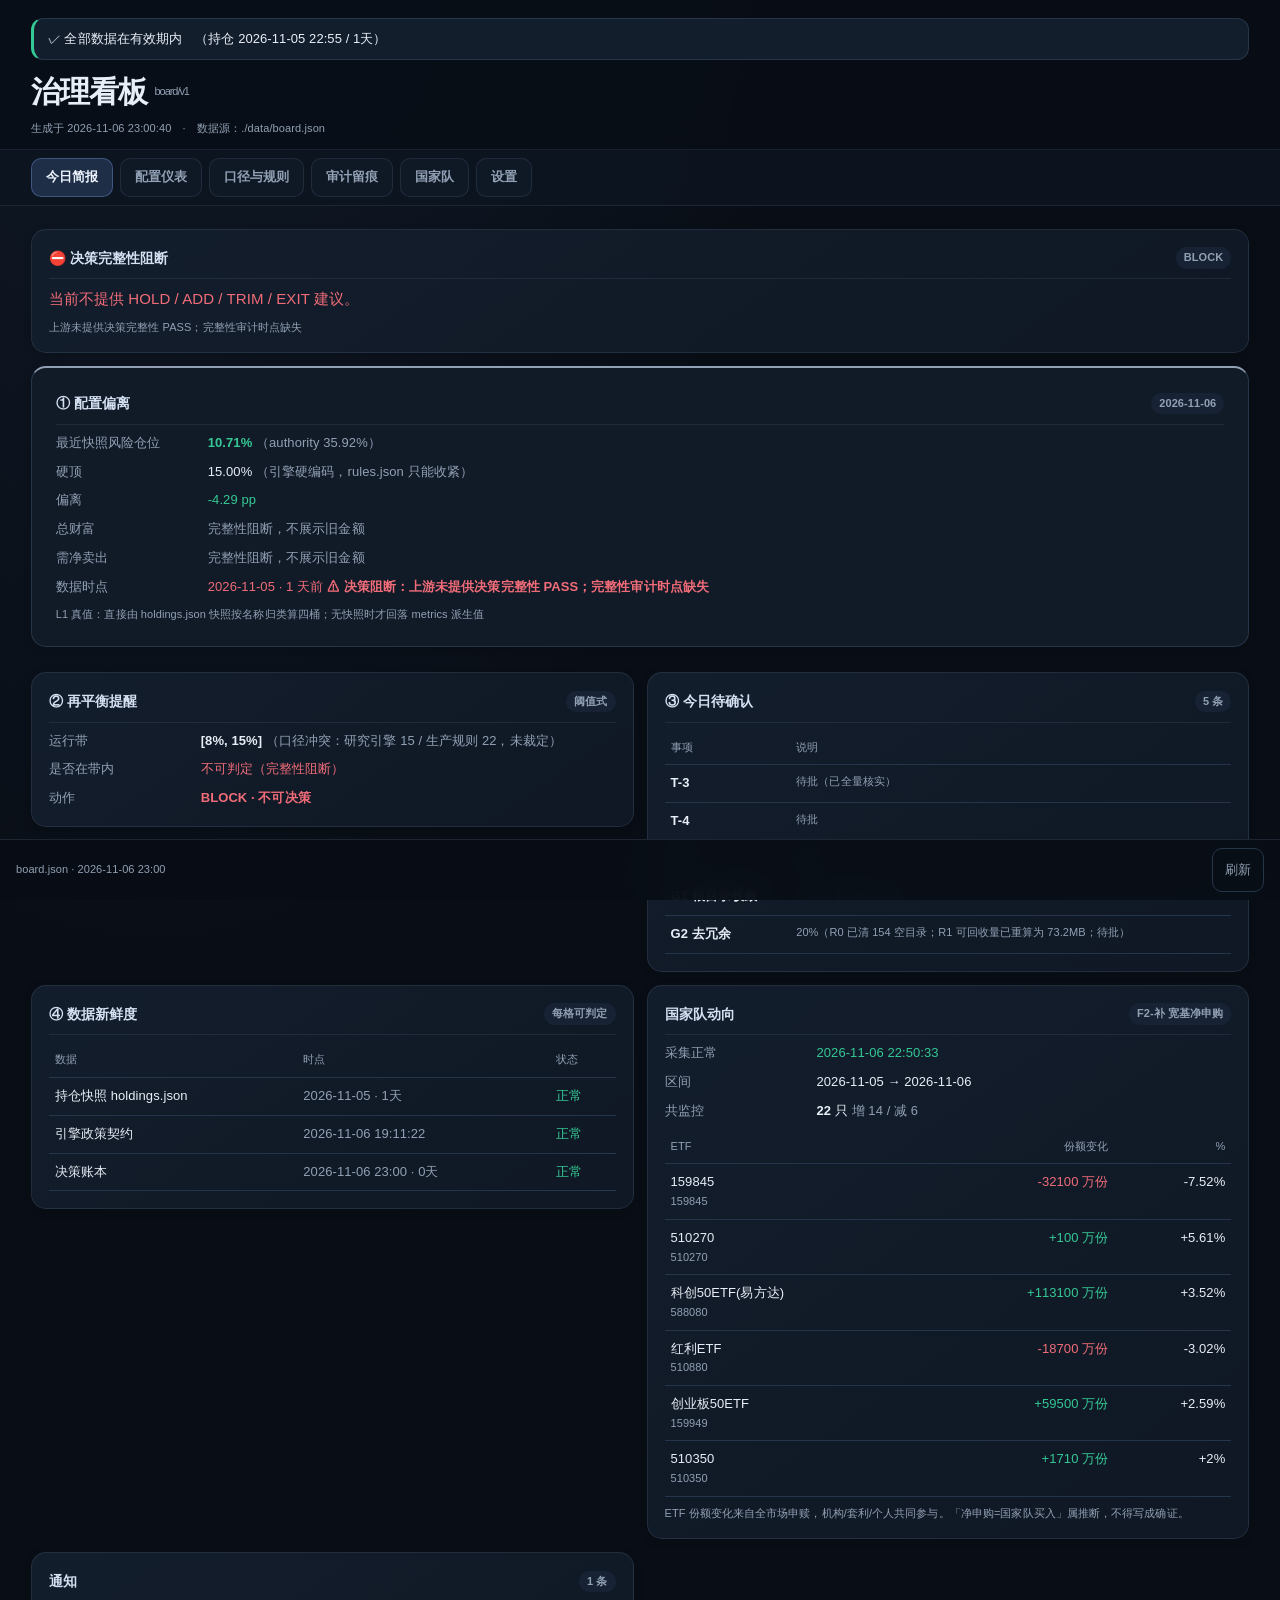
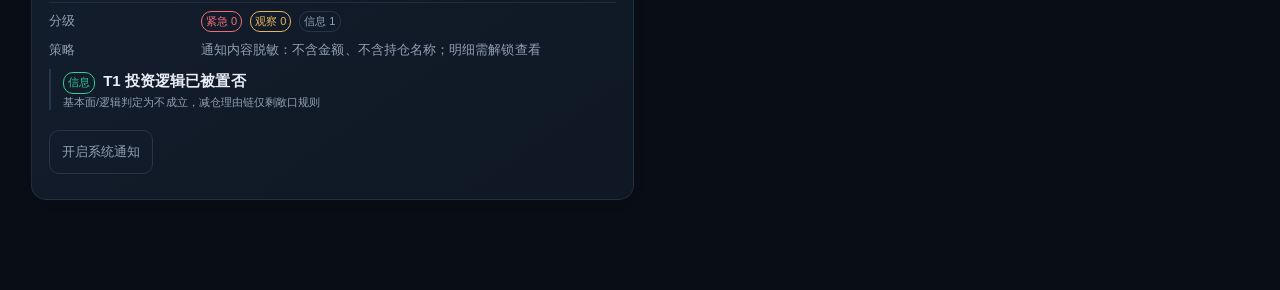
<file: board.html>
<!DOCTYPE html>
<html lang="zh-CN">
<head>
<meta charset="utf-8">
<meta name="viewport" content="width=device-width,initial-scale=1,viewport-fit=cover">
<meta name="theme-color" content="#0a0e14">
<title>治理看板 · IPS / 因子 / 新闻 / 推演</title>
<style>
/* FinHub board.html · 安卓手机优先 UI（依 docs/04-UI重构规范.md）
   token 与 index.html 同构（37 条，值逐字一致）；断点 430/767/1024 四档 */
:root{
--bg:#0a0e14;--card:#121820;--card2:#18202b;--line:#1f2a37;--txt:#e6edf3;--dim:#7d8b9c;
--up:#f6465d;--dn:#0ecb81;--acc:#4c8dff;--warn:#f5a524;--ok:#0ecb81;
--sp-1:4px;--sp-2:8px;--sp-3:12px;--sp-4:16px;--sp-5:20px;--sp-6:24px;--sp-8:32px;
--fs-xs:11px;--fs-sm:13px;--fs-md:15px;--fs-lg:17px;--fs-xl:20px;--fs-2xl:24px;
--r-sm:8px;--r-md:12px;--r-lg:16px;--r-pill:999px;
--sh-1:0 1px 2px rgba(0,0,0,.4);--sh-2:0 4px 16px rgba(0,0,0,.45);
--t-fast:120ms;--t-med:240ms;--tap:44px;
--safe-t:env(safe-area-inset-top,0px);--safe-b:env(safe-area-inset-bottom,0px);
--pad-x:16px;--maxw:1120px}
*,*::before,*::after{box-sizing:border-box}
[hidden]{display:none!important}
html{-webkit-text-size-adjust:100%;text-size-adjust:100%;overscroll-behavior-y:contain}
body{margin:0;background:var(--bg);color:var(--txt);
font-family:-apple-system,"PingFang SC","Microsoft YaHei",sans-serif;
font-size:var(--fs-md);line-height:1.6;-webkit-tap-highlight-color:transparent;
overscroll-behavior-y:contain;min-height:100vh;min-height:100dvh;
padding:0 0 calc(var(--tap) + var(--safe-b) + var(--sp-4))}
button,a,[role=button]{touch-action:manipulation}
button{font-family:inherit;font-size:var(--fs-sm);min-width:var(--tap);min-height:var(--tap);
border-radius:var(--r-sm);cursor:pointer;
transition:transform var(--t-fast),background var(--t-fast),border-color var(--t-fast)}
input,textarea,select{font-family:inherit;font-size:16px;min-width:var(--tap);min-height:var(--tap)}
a{min-height:var(--tap);color:var(--acc);display:inline-flex;align-items:center}
header{position:sticky;top:0;z-index:100;background:var(--bg);
padding:calc(var(--sp-2) + var(--safe-t)) var(--pad-x) var(--sp-2);box-shadow:var(--sh-2)}
h1{font-size:var(--fs-2xl);margin:0;display:flex;align-items:center;gap:var(--sp-2);flex-wrap:wrap}
h1 small{font-weight:400;color:var(--dim);font-size:var(--fs-xs)}
.meta{color:var(--dim);font-size:var(--fs-sm);margin-top:var(--sp-1);overflow-wrap:anywhere}
nav{display:flex;flex-wrap:wrap;gap:var(--sp-2);padding:var(--sp-3) var(--pad-x) var(--sp-1)}
nav button{flex:0 0 auto;background:var(--card);border:1px solid var(--line);color:var(--dim);
padding:0 var(--sp-3);border-radius:var(--r-pill);font-weight:600;white-space:nowrap;
display:inline-flex;align-items:center;justify-content:center}
nav button.on{background:var(--acc);border-color:var(--acc);color:var(--bg)}
main{padding:var(--sp-2) var(--pad-x) var(--sp-4)}
.card{overflow-wrap:anywhere;background:var(--card);border:1px solid var(--line);
border-radius:var(--r-md);padding:var(--sp-3);margin-bottom:var(--sp-3);box-shadow:var(--sh-1)}
.card h2{font-size:var(--fs-lg);margin:0 0 var(--sp-2);display:flex;justify-content:space-between;
align-items:center;gap:var(--sp-2);font-weight:600}
.tag{font-size:var(--fs-xs);padding:2px var(--sp-2);border-radius:var(--r-pill);
background:var(--card2);color:var(--dim);white-space:nowrap}
/* 顶部双口径区（F-22）：信号卡口径在前、台账口径在后，同级并排、互不覆盖 */
.dual{display:grid;grid-template-columns:1fr;gap:var(--sp-3);margin-bottom:var(--sp-3)}
.dual>.card{margin-bottom:0;border-top-width:2px}
.cal-sig{border-top-color:var(--acc)}
.cal-led{border-top-color:var(--dim)}
.ok{color:var(--ok)}.warn{color:var(--warn)}.bad{color:var(--up)}.dim{color:var(--dim)}
.xs{font-size:var(--fs-xs)}.sm{font-size:var(--fs-sm)}.md{font-size:var(--fs-md)}
.note{font-size:var(--fs-xs);color:var(--dim);line-height:1.5}
.num{text-align:right;font-variant-numeric:tabular-nums}
.mt2{margin-top:var(--sp-2)}
.quote{border-left:2px solid var(--line);padding-left:var(--sp-3);margin-bottom:var(--sp-3)}
.pre{white-space:pre-wrap}
.pill{display:inline-block;font-size:var(--fs-xs);padding:1px var(--sp-1);border-radius:var(--r-sm);
border:1px solid var(--line);color:var(--dim);margin-right:var(--sp-1)}
.pill.ok{color:var(--ok);border-color:var(--ok)}.pill.warn{color:var(--warn);border-color:var(--warn)}
.pill.bad{color:var(--up);border-color:var(--up)}
.kv{display:grid;grid-template-columns:110px 1fr;gap:var(--sp-2) var(--sp-3);font-size:var(--fs-sm)}
.kv div:nth-child(odd){color:var(--dim)}
.kv b{font-variant-numeric:tabular-nums}
.hops{border-left:2px solid var(--line);margin-left:var(--sp-2);padding-left:var(--sp-3)}
.hop{margin-bottom:var(--sp-3);position:relative}
.hop::before{content:"";position:absolute;left:-17px;top:6px;width:8px;height:8px;
border-radius:50%;background:var(--acc)}
.hop b{font-size:var(--fs-sm)}
.bar{height:6px;background:var(--card2);border-radius:3px;overflow:hidden;margin-top:var(--sp-1)}
.bar>i{display:block;height:100%;background:var(--acc)}
.err{color:var(--up);font-size:var(--fs-xs)}
table{width:100%;border-collapse:collapse;font-size:var(--fs-sm)}
th,td{text-align:left;padding:var(--sp-2) 6px;border-bottom:1px solid var(--line);vertical-align:top}
th{color:var(--dim);font-weight:500;font-size:var(--fs-xs)}
.freshbar{margin:0 0 var(--sp-2);padding:var(--sp-2) var(--sp-3);border-radius:var(--r-sm);
border:1px solid var(--line);border-left:3px solid transparent;background:var(--card2);
font-size:var(--fs-sm);line-height:1.5;min-height:36px}
.freshbar.ok{border-left-color:var(--ok);color:var(--txt)}
.freshbar.warn{border-left-color:var(--warn);color:var(--warn)}
.freshbar.bad{border-left-color:var(--up);color:var(--up)}
.installbar{display:flex;align-items:center;gap:var(--sp-3);flex-wrap:wrap;background:var(--card2);
border:1px solid var(--line);border-radius:var(--r-md);padding:var(--sp-3);margin-bottom:var(--sp-3);
font-size:var(--fs-sm)}
.installbar button{background:var(--acc);border:0;color:var(--bg);font-weight:600;
padding:0 var(--sp-4);font-size:var(--fs-sm)}
.installbar button:disabled{background:var(--line);color:var(--dim);cursor:default}
footer{position:fixed;bottom:0;left:0;right:0;z-index:30;background:var(--bg);
border-top:1px solid var(--line);padding:var(--sp-2) var(--pad-x);
padding-bottom:calc(var(--safe-b) + var(--sp-2));font-size:var(--fs-xs);color:var(--dim);
display:flex;gap:var(--sp-2);justify-content:space-between;align-items:center;flex-wrap:wrap}
footer span{overflow-wrap:anywhere;min-width:0}
button.reload{background:none;border:1px solid var(--line);color:var(--dim);border-radius:var(--r-sm);
padding:0 var(--sp-3);font-size:var(--fs-sm)}
button:active,a:active,[role=button]:active{transform:scale(.98);background:var(--card2);
transition:transform var(--t-fast),background var(--t-fast)}
nav button.on:active{background:var(--acc)}
/* 断点一：手机 ≤430px（小米 14 = 393×873，DPR 3） */
@media (max-width:430px){
header{padding-left:var(--sp-3);padding-right:var(--sp-3)}
nav{padding:var(--sp-2) var(--sp-3) var(--sp-1);gap:var(--sp-1)}
nav button{padding:0 var(--sp-2);font-size:var(--fs-xs)}
main{padding:var(--sp-2) var(--sp-3) var(--sp-4)}
.kv{grid-template-columns:88px 1fr}}
/* 断点二：大手机 / 小平板 431–767px */
@media (min-width:431px) and (max-width:767px){
header{padding-left:var(--sp-5);padding-right:var(--sp-5)}
nav{padding:var(--sp-2) var(--sp-5) var(--sp-1)}
main{padding:var(--sp-2) var(--sp-5) var(--sp-5)}
.card{padding:var(--sp-4)}
.kv{grid-template-columns:120px 1fr}}
/* 断点三：平板 768–1024px（2 列） */
@media (min-width:768px){
main{max-width:var(--maxw);margin:0 auto}
main>section{display:grid;gap:var(--sp-4);align-items:start}
main>section>.card{margin-bottom:0}
main>section>.dual{grid-column:1/-1;grid-template-columns:repeat(2,minmax(0,1fr))}
main>section>.installbar{grid-column:1/-1}
.card{padding:var(--sp-4)}
.card h2{font-size:var(--fs-xl)}
.kv{grid-template-columns:130px 1fr}
.tblwrap{overflow-x:auto}}
@media (min-width:768px) and (max-width:1024px){
main>section{grid-template-columns:repeat(2,minmax(0,1fr))}}
/* 断点四：桌面 ≥1025px（3 列） */
@media (min-width:1025px){
main>section{grid-template-columns:repeat(3,minmax(0,1fr))}
.card{padding:var(--sp-6)}
.kv{grid-template-columns:140px 1fr}}
/* 2026-11-06 修复（ui-board 未完成的两处桌面 bug）：
   ① ≥768 时 header/nav/main 必须共用同一个 1120 容器与同一左右内距，
      否则标题贴左(x≈20)而卡片居中(x≈120)，视觉错位（1280 视口实测）。
   ② 首卡（配置偏离）是首要信息，应跨满整行，不该只占 1/3 宽、右侧留白。 */
@media (min-width:768px){
  header,nav{max-width:var(--maxw);margin-left:auto;margin-right:auto;
    padding-left:var(--sp-5);padding-right:var(--sp-5)}
  main{padding-left:var(--sp-5);padding-right:var(--sp-5)}
  #s-today>.card:first-child,#s-today>.dual:first-child,
  #s-ips>.card:first-child,#s-rules>.card:first-child{grid-column:1/-1}
  /* .dual 内部固定 2 列；当两口径只剩一个（today.live 缺失）时，独卡必须占满，
     否则右侧空出半个网格 —— 1280 视口实测 ① 配置偏离卡只占 540px/1080px。 */
  .dual>.card:only-child{grid-column:1/-1}
}
/* 手机档表格卡片化（≤767px，不横向滚动） */
@media (max-width:767px){
.tblwrap table,.tblwrap tbody,.tblwrap tr,.tblwrap td{display:block;width:auto}
.tblwrap thead{display:none}
.tblwrap tr{border:1px solid var(--line);border-radius:var(--r-sm);padding:var(--sp-2);
margin-bottom:var(--sp-2);background:var(--card2)}
.tblwrap td{display:flex;justify-content:space-between;gap:var(--sp-2);padding:var(--sp-1) 0;
min-width:0;overflow-wrap:anywhere}
.tblwrap td::before{content:attr(data-label);color:var(--dim);font-size:var(--fs-xs);flex:0 0 auto}
.tblwrap td:first-child{font-size:var(--fs-md);font-weight:600}
.tblwrap td:first-child::before{content:none}
.tblwrap td.num{text-align:left}}
/* 触摸设备专属：命中区更大 + :active 反馈 */
@media (pointer:coarse){
button,a,[role=button]{min-height:var(--tap);min-width:var(--tap)}
button:active,a:active,[role=button]:active{transform:scale(.98);opacity:.9}}
/* 动效降级 */
@media (prefers-reduced-motion: reduce){
*,*::before,*::after{animation-duration:.01ms !important;animation-iteration-count:1 !important;
transition-duration:.01ms !important;scroll-behavior:auto !important}}
</style>
  <link rel="stylesheet" href="ui-v6.css?v=2">
</head>
<body class="fh-v6">
<header>
<div id="freshbar" class="freshbar" hidden></div>
<h1>治理看板 <small id="ver">—</small></h1>
<div class="meta" id="gen">加载中…</div>
</header>

<nav id="tabs">
  <button data-t="today" class="on">今日简报</button>
  <button data-t="ips">配置仪表</button>
  <button data-t="rules">口径与规则</button>
  <button data-t="audit">审计留痕</button>
  <button data-t="nt">国家队</button>
  <button data-t="settings">设置</button>
</nav>

<main>
  <section id="s-today"></section>
  <section id="s-ips" hidden></section>
  <section id="s-rules" hidden></section>
  <section id="s-audit" hidden></section>
  <section id="s-nt" hidden></section>
  <section id="s-settings" hidden></section>
</main>

<footer>
  <span id="src">data/board.json</span>
  <button class="reload" onclick="load()">刷新</button>
</footer>

<script>
const $ = s => document.querySelector(s);
const esc = s => String(s==null?'':s).replace(/[&<>"]/g,c=>({'&':'&amp;','<':'&lt;','>':'&gt;','"':'&quot;'}[c]));
const kv = (k,v,c) => '<div>'+k+'</div><div'+(c?' class="'+c+'"':'')+'>'+v+'</div>';
function card(title, tag, body, cls){ return `<div class="card${cls?' '+cls:''}"><h2>${esc(title)}<span class="tag">${esc(tag||'')}</span></h2>${body}</div>`; }

// ── IPS 五项 ──
function renderIPS(d){
  const ips = d.ips || {};
  const rows = (ips.items||[]).map(it=>{
    const cls = it.status==='ok'?'ok':(it.status==='gap'?'bad':'warn');
    return `<tr><td data-label="项"><b>${esc(it.name)}</b><div class="dim xs">${esc(it.source||'')}</div></td>
      <td class="num" data-label="值">${esc(it.value==null?'—':it.value)}</td>
      <td class="${cls} xs" data-label="说明 / 来源">${esc(it.note||'')}</td></tr>`;
  }).join('');
  let h = card('IPS 一页速查', ips.asOf||'', `
    <div class="tblwrap"><table><thead><tr><th>项</th><th style="text-align:right">值</th><th>说明 / 来源</th></tr></thead>
    <tbody>${rows||'<tr><td colspan=3 class="err">contracts 未就绪</td></tr>'}</tbody></table></div>
    <div class="note mt2">${esc(ips.footer||'')}</div>`);
  if (ips.alerts && ips.alerts.length){
    h += card('⚠ 当前失效项', String(ips.alerts.length), ips.alerts.map(a=>`<div class="err">· ${esc(a)}</div>`).join(''));
  }
  $('#s-ips').innerHTML = h;
}

// ── 口径与规则（2026-11-04 P1-4）──
function renderRules(d){
  $('#s-rules').innerHTML = renderFactor(d) + renderNews(d) + renderChain(d) + renderWatch(d);
}
// ── 因子登记 ──
function renderFactor(d){
  const f = d.factors || {};
  const sum = f.summary || {};
  const items = f.factors || [];
  const grp = {};
  items.forEach(x=>{ const k=(x.kind==='exposure' ? (x.variant||'exposure') : 'predictive'); grp[k]=(grp[k]||0)+1; });
  let h = card('因子总数（不可相加）', f.asOf||'', '<div class="kv">'
    + kv('暴露·资产类别','<b>'+(grp['asset-class']||0)+'</b> 个')
    + kv('暴露·因果合并','<b>'+(grp['causal-chain']||0)+'</b> 个')
    + kv('预测因子','<b>'+(grp['predictive']||0)+'</b> 个')
    + kv('合计行数',items.length+' 条 <span class="dim">（8+6+11，前两者同源两套口径，不可相加）</span>')
    + kv('说明','<span class="dim">'+esc(sum.note||'三类因子含义不同，不可相加')+'</span>')+'</div>');
  const tbody = items.map(x=>{
    // board.json 里 correlations 可能是数组，也可能是 {}（空对象）；非数组一律当空处理。
    const corrRaw = x.correlations;
    const corrList = Array.isArray(corrRaw) ? corrRaw : [];
    const cs = corrList.filter(c=>c && c.r!=null && Math.abs(Number(c.r))>=0.7);
    const cTxt = cs.length ? cs.map(c=>`${esc(c.with)} ${Number(c.r)>0?'+':''}${Number(c.r).toFixed(3)}`).join(' · ') : '<span class="dim">—</span>';
    return `<tr><td data-label="id"><b>${esc(x.id)}</b><div class="dim xs">${esc(x.label||'')}</div></td>
      <td data-label="类"><span class="pill">${esc(x.kind)}</span></td>
      <td class="xs" data-label="方向 / 频率">${esc(x.direction||'—')}<div class="dim">${esc(x.updateFrequency||'')}</div></td>
      <td class="xs" data-label="|r|≥0.7">${cTxt}</td>
      <td class="xs dim" data-label="失效条件">${esc(x.invalidation||'—')}</td></tr>`;
  }).join('');
  h += card('因子清单', items.length+' 条', `<div class="tblwrap"><table><thead><tr><th>id</th><th>类</th><th>方向/频率</th><th>|r|≥0.7</th><th>失效条件</th></tr></thead>
    <tbody>${tbody||'<tr><td colspan=5 class="err">contracts 未就绪</td></tr>'}</tbody></table></div>`);
  if (f.unknowns && f.unknowns.length){
    h += card('未知项', String(f.unknowns.length), f.unknowns.map(u=>`<div class="dim sm">· ${esc(u)}</div>`).join(''));
  }
  return h;
}

// ── 新闻映射 ──
function renderNews(d){
  const n = d.news || {};
  const evs = n.events || [];
  let h = card('事件映射字典', evs.length+' 类', `<div class="tblwrap"><table><thead><tr><th>事件类型</th><th>受影响因子</th><th>资产影响</th><th>可信度</th></tr></thead><tbody>` +
    (evs.map(e=>`<tr><td data-label="事件类型"><b>${esc(e.eventType)}</b><div class="dim xs">${esc(e.frequency||'')}</div></td>
      <td class="xs" data-label="受影响因子">${(e.affectedFactors||[]).map(x=>`<span class="pill">${esc(x)}</span>`).join('')}</td>
      <td class="xs" data-label="资产影响">${(e.assetImpact||[]).map(a=>`${esc(a.asset)}：${esc(a.direction)}/${esc(a.strength)} <span class="dim">${esc(a.lag||'')}</span>`).join('<br>')}</td>
      <td data-label="可信度"><span class="pill ${e.confidence==='A'?'ok':(e.confidence==='C'?'warn':'')}">${esc(e.confidence||'?')}</span></td></tr>`).join('')
      || '<tr><td colspan=4 class="err">contracts 未就绪</td></tr>') + '</tbody></table></div>');
  const wl = n.sourceWhitelist || [];
  if (wl.length) h += card('来源白名单', wl.length+' 源', `<div>${wl.map(s=>`<span class="pill ${s.tier==='A'?'ok':''}">${esc(s.name||s.id)}</span>`).join('')}</div>`);
  return h;
}

// ── 推演规则 ──
function renderChain(d){
  const c = d.chain || {};
  const r = c.rules || {};
  let h = card('链式推演规则', 'chain-rules/v1', '<div class="kv">'
    + kv('跳数上限','<b class="'+(r.maxHops?'ok':'bad')+'">'+esc(r.maxHops==null?'未设':r.maxHops)+'</b> 跳')
    + kv('每跳必填',(r.requiredPerHop||[]).map(x=>`<span class="pill">${esc(x)}</span>`).join(''))
    + kv('必须回答',esc(r.mustAnswer||'—'),'warn')
    + kv('是否触发交易',r.mayTriggerTrade?'可以（危险）':'不可以，仅生成假设',r.mayTriggerTrade?'bad':'ok')
    + kv('事后校准',esc(r.calibration||'—'))+'</div>');
  const knownDev = (d.chain && d.chain.knownDeviations) ? d.chain.knownDeviations : (r.knownDeviations||[]);
  if (knownDev && knownDev.length){
    h += card('已知偏离（如实登记）', String(knownDev.length),
      knownDev.map(x=>`<div class="err sm">· ${esc(x.what||x)}<div class="dim">${esc(x.recordedIn||'')}</div></div>`).join(''));
  }
  if (c.example){
    const e = c.example;
    h += card('示例记录', esc(e.recordId||''), (e.hops||[]).map(hp=>`
      <div class="hops"><div class="hop"><b>第 ${esc(hp.hop)} 跳</b> <span class="pill ${(hp.probability>=0.7)?'ok':((hp.probability>=0.4)?'warn':'bad')}">p=${esc(hp.probability)}</span>
      <div>${esc(hp.claim)}</div>
      <div class="bar"><i style="width:${Math.round((hp.probability||0)*100)}%"></i></div>
      <div class="dim xs">观测：${esc(hp.observable)}<br>失效：${esc(hp.invalidation)}</div></div></div>`).join('')
      + (function(c){
      if(c && typeof c==='object'){
        return `<div class="sm mt2">
          <div><b>裁决：</b>${esc(c.verdict||'—')}</div>
          <div class="dim mt2">${esc(c.text||'')}</div>
          ${c.weightEffect?`<div class="mt2"><b>权重影响：</b><span class="dim">${esc(c.weightEffect)}</span></div>`:''}
          ${c.whatWouldChangeIt?`<div class="mt2"><b>什么会推翻它：</b><span class="warn">${esc(c.whatWouldChangeIt)}</span></div>`:''}
        </div>`;
      }
      return `<div class="dim xs mt2">结论：${esc(c||'')}</div>`;
    })(e.conclusion));
  }
  return h;
}

// ── 移动端三件：时效横幅 / 国家队 / 通知（2026-11-03）──
function updateFreshnessBanner(d){
  const f = d._freshness; const el = document.getElementById('freshbar');
  if(!el) return;
  if(!f){ el.className='freshbar warn'; el.textContent='⚠ 无时效信息（数据可能过期）'; el.hidden=false; return; }
  el.hidden = false;
  if(f.worst==='critical'){ el.className='freshbar bad'; }
  else if(f.worst==='stale'){ el.className='freshbar warn'; }
  else { el.className='freshbar ok'; }
  let txt = f.worst==='critical' ? '⚠ ' : (f.worst==='stale' ? '△ ' : '✓ ');
  txt += f.banner;
  const h = (f.items||[]).find(x=>x.id==='holdings');
  if(h && h.asOf) txt += '　（持仓 ' + h.asOf + (h.ageDays!=null?' / '+h.ageDays+'天':'') + '）';
  el.textContent = txt;
}

function renderNationalTeam(d){
  const n = d.nationalTeam; if(!n) return '';
  if(!n.ok){
    return card('国家队动向','未接入', '<div class="err">拉取失败：'+esc(n.error||'未知')+'</div>'
      + '<div class="note mt2">源：166.88.14.220:38657（朋友提供）。失败时明确报错，不显示旧数。</div>');
  }
  const s = n.summary||{}; const items = n.items||[];
  let h = card('国家队动向','F2-补 宽基净申购', '<div class="kv">'
    + kv('采集正常',esc(n.lastSuccess||'—'),'ok')
    + kv('区间',esc(n.datePrev||'—')+' → '+esc(n.dateCurrent||'—'))
    + kv('共监控','<b>'+(s.total||0)+'</b> 只 <span class="dim">增 '+(s.up||0)+' / 减 '+(s.down||0)+'</span>')+'</div>'
    + '<div class="tblwrap mt2"><table><thead><tr><th>ETF</th><th style="text-align:right">份额变化</th><th style="text-align:right">%</th></tr></thead><tbody>'
    + items.slice(0,6).map(x=>'<tr><td data-label="ETF">'+esc(x.name||x.code)+'<div class="dim xs">'+esc(x.code)+'</div></td>'
        + '<td class="num '+(x.deltaShares>0?'ok':'bad')+'" data-label="份额变化">'+(x.deltaShares>0?'+':'')+(x.deltaWan!=null?x.deltaWan:'?')+' 万份</td>'
        + '<td class="num" data-label="%">'+(x.deltaPct>0?'+':'')+x.deltaPct+'%</td></tr>').join('')
    + '</tbody></table></div>'
    + '<div class="note mt2">'+esc(n.discipline||'')+'</div>');
  return h;
}

// ── 国家队独立页（第 9 个 tab，比今日卡更详细）──
function renderNationalTeamPage(d){
  const n = d.nationalTeam;
  const el = $('#s-nt');
  if(!n){
    el.innerHTML = card('国家队动向','未接入','<div class="err">board.json 里没有 nationalTeam 段。</div>');
    return;
  }
  if(!n.ok){
    el.innerHTML = card('国家队动向','采集失败',
        '<div class="err">拉取失败：'+esc(n.error||'未知')+'</div>'
      + '<div class="dim sm mt2">失败时<strong>不显示旧数</strong>，避免把过期份额变化当成今天的信号。</div>'
      + '<div class="note mt2">源：166.88.14.220:38657（朋友提供）。</div>');
    return;
  }
  const s = n.summary||{};
  const items = Array.isArray(n.items) ? n.items : [];
  const totalSummary = (s.total!=null) ? Number(s.total) : items.length;
  const rows = items.map(function(x){
    const up = Number(x.deltaShares)>0;
    const down = Number(x.deltaShares)<0;
    const cls = up ? 'ok' : (down ? 'bad' : '');
    const sign = up ? '+' : '';
    const wan = (x.deltaWan!=null) ? Number(x.deltaWan).toLocaleString('zh-CN',{maximumFractionDigits:0}) : (x.deltaShares!=null ? (Number(x.deltaShares)/10000).toFixed(0) : null);
    const pctTxt = (x.deltaPct!=null) ? ((Number(x.deltaPct)>0?'+':'')+Number(x.deltaPct).toFixed(2)+'%') : '—';
    return '<tr><td data-label="ETF名"><b>'+esc(x.name||x.code)+'</b></td>'
      + '<td class="dim" data-label="代码">'+esc(x.code||'')+'</td>'
      + '<td class="num '+cls+'" data-label="份额变化(万份)">'+(wan!=null?sign+wan:'—')+'</td>'
      + '<td class="num '+cls+'" data-label="变化%">'+pctTxt+'</td></tr>';
  }).join('');
  // 明细行数与 summary.total 不一致时如实说明，不假装列全了。
  const gapNote = (items.length !== totalSummary)
    ? '<div class="warn sm mt2">⚠ board.json 的 nationalTeam.items 本次只有 <b>'+items.length+'</b> 行明细，'
      + '而 summary.total 记为 <b>'+totalSummary+'</b> 只（增 '+esc(s.up||0)+' / 减 '+esc(s.down||0)+'）。'
      + '汇总数字来自采集端口径，明细只渲染 board.json 实际下发的行，不补齐、不推测缺失项。</div>'
    : '';
  let h = card('国家队动向 · 全量', 'F2-补 宽基净申购',
      '<div class="kv">'
    + kv('采集状态',esc(n.lastSuccess||'—'),'ok')
    + kv('区间',esc(n.datePrev||'—')+' → '+esc(n.dateCurrent||'—'))
    + kv('汇总','共 '+esc(totalSummary)+' 只　'
      + '<span class="ok">增 '+esc(s.up||0)+'</span> / '
      + '<span class="bad">减 '+esc(s.down||0)+'</span>'
      + (s.flat!=null?' / <span class="dim">平 '+esc(s.flat)+'</span>':''))+'</div>' + gapNote);
  h += card('ETF 明细', items.length+' 只',
      '<div class="tblwrap"><table><thead><tr><th>ETF名</th><th>代码</th><th style="text-align:right">份额变化(万份)</th><th style="text-align:right">变化%</th></tr></thead><tbody>'
    + (rows || '<tr><td colspan="4" class="err">无明细</td></tr>')
    + '</tbody></table></div>');
  h += card('口径纪律（原文）', '必读', '<div class="md pre">'+esc(n.discipline||'（board.json 未提供 discipline 字段）')+'</div>'
    + '<div class="note mt2">原文直出，不做二次解读。</div>');
  el.innerHTML = h;
}

function renderNotifications(d){
  const q = d.notifications; if(!q) return '';  const lv = q.byLevel||{}; const items = q.items||[];
  const cls = {urgent:'bad', watch:'warn', info:'ok'};
  const cn = {urgent:'紧急', watch:'观察', info:'信息'};
  let h = card('通知', (q.count||0)+' 条', '<div class="kv">'
    + kv('分级','<span class="pill bad">紧急 '+(lv.urgent||0)+'</span> <span class="pill warn">观察 '+(lv.watch||0)+'</span> <span class="pill">信息 '+(lv.info||0)+'</span>')
    + kv('策略','<span class="dim">'+esc(q.policy||'')+'</span>')+'</div>'
    + (items.length? items.map(x=>'<div class="quote mt2">'
        + '<div><span class="pill '+(cls[x.level]||'')+'">'+esc(cn[x.level]||x.level)+'</span> <b>'+esc(x.title)+'</b></div>'
        + '<div class="note">'+esc(x.body||'')+'</div></div>').join('') : '<div class="dim">当前无通知</div>')
    + '<button class="reload mt2" onclick="askNotify()">开启系统通知</button>'
    + '<div class="note mt2" id="notifyState"></div>');
  return h;
}

function askNotify(){
  const el=document.getElementById('notifyState');
  if(!('Notification' in window)){ if(el) el.textContent='本环境不支持通知 API'; return; }
  Notification.requestPermission().then(p=>{
    if(el) el.textContent = '通知权限：'+p;
    if(p==='granted'){
      const q=(window.__boardData||{}).notifications||{};
      const urgent=(Array.isArray(q.items)?q.items:[]).filter(x=>x.level==='urgent');
      urgent.forEach((x,i)=>setTimeout(()=>{ try{ new Notification('【紧急】'+x.title,{body:x.body,tag:x.id}); }catch(e){} }, i*800));
    }
  });
}

// ── 今日简报（阶段 1 核心）──
function st(v){ return v?'<span class="ok">正常</span>':'<span class="bad">过期</span>'; }
function pct(v){ return v==null?'—':(Number(v).toFixed(2)+'%'); }
/* ── D7（2026-11-08）：时效阈值 —— 单一真相源是 contracts/thresholds.json ──
   CI 用 tests/ui-thresholds-parity.py 校验二者逐项相等。不要在别处再写数字。 */
const GATE_THRESHOLDS = Object.freeze({
  verdictMaxAgeHours: 24,
  positionMaxAgeDays: 1.5,
  futureClockSkewMinutes: 5
});

function decisionIntegrityFor(board, position){
  var gate=(board&&(board.decisionIntegrity||(board.today&&board.today.decisionIntegrity)))||null;
  var reasons=[];
  if(!gate || gate.status!=='PASS' || gate.canRecommend!==true)
    reasons.push(gate?(gate.message||'上游完整性闸门未通过'):'上游未提供决策完整性 PASS');
  var gateStamp=gate&&gate.checkedAt?Date.parse(gate.checkedAt):NaN;
  if(!Number.isFinite(gateStamp)) reasons.push('完整性审计时点缺失');
  else {
    var gateAgeMs=Date.now()-gateStamp;
    if(gateAgeMs>GATE_THRESHOLDS.verdictMaxAgeHours*60*60*1000) reasons.push('完整性审计结果超过'+GATE_THRESHOLDS.verdictMaxAgeHours+'小时');
    if(gateAgeMs< -GATE_THRESHOLDS.futureClockSkewMinutes*60*1000) reasons.push('完整性审计时点位于未来');
  }
  var age=position&&position.dataAgeDays!=null?Number(position.dataAgeDays):NaN;
  if(!Number.isFinite(age)&&position&&position.dataAsOf){
    var stamp=Date.parse(position.dataAsOf);
    if(Number.isFinite(stamp)) age=(Date.now()-stamp)/86400000;
  }
  if(!Number.isFinite(age)) reasons.push('持仓快照年龄缺失');
  else if(age>GATE_THRESHOLDS.positionMaxAgeDays) reasons.push('持仓快照超过'+Math.round(GATE_THRESHOLDS.positionMaxAgeDays*24)+'小时（'+age.toFixed(2)+'天）');
  if(position&&position.stale===true) reasons.push('上游已标记持仓快照过期');
  return {blocked:reasons.length>0,reasons:reasons};
}

function renderToday(d){
  const td = d.today || {};
  if (!td.position) { $('#s-today').innerHTML = card('今日简报','', '<div class="err">today 段缺失</div>'); return; }
  const p = td.position, rb = td.rebalance || {};
  const integrity = decisionIntegrityFor(d,p);
  const safeAction = integrity.blocked ? 'BLOCK · 不可决策' : (rb.action||'—');
  const dev = (p.currentPct!=null && p.hardMaxPct!=null) ? (p.currentPct - p.hardMaxPct) : null;
  let h = '';
  if(integrity.blocked){
    const why=esc(integrity.reasons.join('；'));
    // Keep the block visible before any portfolio numbers or rebalance labels.
    // It is a system refusal, never a HOLD recommendation.
    h = card('⛔ 决策完整性阻断','BLOCK','<div class="bad">当前不提供 HOLD / ADD / TRIM / EXIT 建议。</div><div class="note mt2">'+why+'</div>');
  }
  // 顶部双口径区（F-22）：信号卡口径在前、台账口径在后；两口径数值不同是预期，互不覆盖。
  let dual = '';
  if (td.live) {
    const lv = td.live;
    dual += card('⓪ 今日口径 · finhub 信号卡', esc(lv.asOf||''), '<div class="kv">'
      + kv('风险仓位','<b>'+(integrity.blocked?'—（快照不可用于决策）':pct(lv.riskPct))+'</b> <span class="dim">'+(integrity.blocked?'':'（目标 '+pct(lv.targetPct)+'）')+'</span>')
      + kv('总资产',(integrity.blocked?'—（快照不可用于决策）':(lv.totalWealth==null?'—':Number(lv.totalWealth).toLocaleString('zh-CN')+' 元')))
      + kv('需减（到目标）','<b>'+(integrity.blocked?'—（完整性阻断）':(lv.reduceToTarget==null?'—':Number(lv.reduceToTarget).toLocaleString('zh-CN',{maximumFractionDigits:0})+' 元'))+'</b>')
      + kv('动作','<b class="'+(integrity.blocked?'bad':'')+'">'+esc(integrity.blocked?'BLOCK · 不可决策':(lv.action||'—'))+'</b> <span class="dim">信心 '+esc(integrity.blocked?'已禁用':(lv.confidence||'—'))+'</span>')
      + kv('生成时间','<span class="dim">'+esc(lv.builtAt||'—')+(lv.dataIncomplete?' · <b class="bad">数据有缺口</b>':'')+'</span>')+'</div>'
      + '<div class="note mt2">'+esc(lv.note||'')+'</div>', 'cal-sig');
  }
  dual += card('① 配置偏离', td.date||'', '<div class="kv">'
    + kv('最近快照风险仓位','<b class="'+((dev!=null&&dev>0)?'bad':'ok')+'">'+pct(p.currentPct)+'</b> <span class="dim">（authority '+pct(p.authorityPct)+'）</span>')
    + kv('硬顶',pct(p.hardMaxPct)+' <span class="dim">（引擎硬编码，rules.json 只能收紧）</span>')
    + kv('偏离','<span class="'+((dev!=null&&dev>0)?'bad':'ok')+'">'+(dev==null?'—':((dev>0?'+':'')+dev.toFixed(2)+' pp'))+'</span>')
    + kv('总财富',(integrity.blocked?'<span class="dim">完整性阻断，不展示旧金额</span>':(p.totalWealthCny==null?'<span class="dim">公开件不含金额</span>':Number(p.totalWealthCny).toLocaleString('zh-CN')+' 元')))
    + kv('需净卖出',(integrity.blocked?'<span class="dim">完整性阻断，不展示旧金额</span>':(p.reduceDerived==null?'<span class="dim">公开件不含金额</span>':('<b>'+Number(p.reduceDerived).toLocaleString('zh-CN',{maximumFractionDigits:2})+'</b> 元 <span class="dim">（authority '+(p.reduceAuthority==null?'—':Number(p.reduceAuthority).toLocaleString('zh-CN'))+'）</span>'))))
    + kv('数据时点','<span class="'+(integrity.blocked?'bad':'ok')+'">'+esc(p.dataAsOf||'—')+' · '+(p.dataAgeDays==null?'':p.dataAgeDays+' 天前')+(integrity.blocked?' <b>⚠ 决策阻断：'+esc(integrity.reasons.join('；'))+'</b>':'')+'</span>')+'</div>'
    + '<div class="note mt2">'+esc(p.note||'')+'</div>', 'cal-led');
  // 两口径齐备时才用 .dual 包裹；缺 today.live 时不留空壳（否则桌面网格会空出整列）
  h += dual ? '<div class="dual">'+dual+'</div>' : '';
  h += card('② 再平衡提醒','阈值式', '<div class="kv">'
    + kv('运行带','<b>['+(rb.bandLowPct==null?'—':rb.bandLowPct)+'%, '+(rb.bandHighPct==null?'—':rb.bandHighPct)+'%]</b> <span class="dim">（口径冲突：研究引擎 15 / 生产规则 22，未裁定）</span>')
    + kv('是否在带内','<span class="'+(integrity.blocked?'bad':(rb.inBand?'ok':'bad'))+'">'+(integrity.blocked?'不可判定（完整性阻断）':(rb.inBand==null?'—':(rb.inBand?'带内 → 不动':'带外 → 需回归')))+'</span>')
    + kv('动作','<b class="'+(integrity.blocked?'bad':(rb.action==='TRIM'?'bad':(rb.action==='ADD'?'warn':'ok'))) +'">'+esc(safeAction)+'</b>')+'</div>');
  const pend = td.pending || [];
  h += card('③ 今日待确认', (td.pendingCnt||0)+' 条', pend.length
    ? ('<div class="tblwrap"><table><thead><tr><th>事项</th><th>说明</th></tr></thead><tbody>'
       + pend.map(function(x){ return '<tr><td data-label="事项"><b>'+esc((x.what||'').replace(/\*/g,''))+'</b></td><td class="dim xs" data-label="说明">'+esc((x.why||'').replace(/\*/g,''))+'</td></tr>'; }).join('')
       + '</tbody></table></div>')
    : '<div class="dim">无待确认事项</div>');
  const fr = td.freshness || [];
  h += card('④ 数据新鲜度','每格可判定', '<div class="tblwrap"><table><thead><tr><th>数据</th><th>时点</th><th>状态</th></tr></thead><tbody>'
    + fr.map(function(x){ return '<tr><td data-label="数据">'+esc(x.item)+'</td><td class="dim" data-label="时点">'+esc(x.asOf||'—')+(x.ageDays!=null?' · '+x.ageDays+'天':'')+'</td><td data-label="状态">'+st(!x.stale)+'</td></tr>'; }).join('')
    + '</tbody></table></div>');
  h += renderNationalTeam(d) + renderNotifications(d);
  $('#s-today').innerHTML = h;
}

// ── 观察清单 ──
function renderWatch(d){
  const td = d.today || {};
  const pend = td.pending || [];
  let h = card('待你决定', (td.pendingCnt||0)+' 条', pend.length
    ? pend.map(function(x,i){ return '<div class="quote">'
        + '<div><b>'+(i+1)+'. '+esc((x.what||'').replace(/\*/g,''))+'</b></div>'
        + '<div class="note">'+esc((x.why||'').replace(/\*/g,''))+'</div>'
        + '<div class="note">归属：'+esc(x.owner||'user')+'</div></div>'; }).join('')
    : '<div class="dim">无</div>');
  h += card('确认后怎么记', 'cli', '<div class="dim sm">决定的方式：手机上直接按「确认 / 否决 / 备注」（已上线 /api/confirm）；PC 上用 tools\\log-decision.ps1 记一行，就会出现在「审计留痕」。</div>');
  return h;
}

// ── 设置（静态说明，无伪造开关）──
function renderSettings(d){
  const meta = window.__boardMeta || {};
  const srcNow = meta.fromCache ? ('离线缓存 · ' + (meta.src||'')) : (meta.src || '（未加载）');
  const lastAt = meta.lastSuccessAt || cacheMetaTime();
  let h = '<div class="installbar" id="installPrompt"></div>';
  h += card('数据源', '只读契约', '<div class="kv">'
    + kv('当前数据源','<b>'+esc(srcNow)+'</b>'
      + (meta.fromCache?' <span class="pill warn">离线/缓存</span>':' <span class="pill ok">在线</span>'))
    + kv('降级顺序','① raw.githubusercontent.com（S4 每 30 分钟覆盖）→ ② ./data/board.json 自托管兜底 → ③ localStorage 上次成功数据')
    + kv('上次成功时间',esc(lastAt||'无（从未成功加载）'))
    + kv('看板数据','board.json（由 tools\\export-board.ps1 聚合 contracts/*.json）')
    + kv('口径根','investment-engine 源码 → contracts/engine-policy.json（带源码 sha256）')
    + kv('刷新','PC 侧重跑 export-board.ps1 后推送；本页每次打开取最新（带 cache-bust）')
    + kv('离线','<span class="dim">Service Worker 缓存 board.json（stale-while-revalidate）+ localStorage 兜底；断网时显示上次数据并标注「离线模式 · 数据时点」</span>')+'</div>')
  + card('脱敏规则', '硬约束', '<div class="kv">'
    + kv('不进公开页','持仓名称、成本价、amountCny（决策金额）')
    + kv('原因','2026-11-02 曾因公开 state.json 泄露 12 条真实持仓名 + 9 条成本，已脱敏并重写历史')
    + kv('金额在哪','只在本机 _audit\\decisions\\decisions.jsonl')+'</div>')
  + card('当前限制（不粉饰）', '3 条', '<div class="err">① 手机端已可直接按「确认」（/api/confirm 已上线，锁卡里确认按钮），留痕见审计 tab</div>'
    + '<div class="err">② 持仓快照过期，简报里仓位是推算值不是实时真值</div>'
    + '<div class="err">③ 系统推送通知依赖 Notification API，部分浏览器/环境不支持</div>');
  $('#s-settings').innerHTML = h;
  renderInstallPrompt();
}

// ── 审计时间线（人工确认留痕）──
const ACT_CN = {confirm:'已确认', reject:'已否决', defer:'已推迟', note:'仅留痕'};
const ACT_CLS = {confirm:'ok', reject:'bad', defer:'warn', note:''};
function renderAudit(d){
  const a = d.decisions || {};
  const items = (a.items||[]).slice().reverse();
  const by = a.byAction || {};
  let h = card('人工确认留痕', (a.count||0)+' 条', '<div class="kv">'
    + kv('总计','<b>'+(a.count||0)+'</b> 条 <span class="dim">（append-only，不改旧行）</span>')
    + kv('已确认',(by.confirm||0)+' 条')
    + kv('已否决',(by.reject||0)+' 条')
    + kv('已推迟',(by.defer||0)+' 条')
    + kv('仅留痕',(by.note||0)+' 条')
    + kv('脱敏','<span class="dim">金额 amountCny 不进入本页，只留本机账本</span>')+'</div>');
  const rows = items.map(x=>`
    <div class="quote">
      <div><span class="pill ${ACT_CLS[x.action]||''}">${esc(ACT_CN[x.action]||x.action)}</span> <b>${esc(x.subject)}</b></div>
      <div class="note">${esc((x.decidedAt||'').slice(0,16).replace('T',' '))} · ${esc(x.actor||'')} · ${esc(x.source||'')}${x.dataAsOf?' · 依据数据 '+esc(x.dataAsOf):''}</div>
      ${x.reason?'<div class="sm mt2">'+esc(x.reason)+'</div>':''}
      ${x.supersedes?'<div class="note mt2">取代 '+esc(x.supersedes)+'</div>':''}
    </div>`).join('');
  h += card('时间线（新→旧）', (a.count||0)+' 条', rows || '<div class="dim">账本为空。用 tools\\log-decision.ps1 记第一条。</div>');
  h += card('怎么记', 'cli', '<div class="dim sm">powershell -File tools\\log-decision.ps1 -Action confirm -Subject &quot;减仓执行单&quot; -Reason &quot;已提交&quot;<br>Action 四选一：<b>confirm</b> / <b>reject</b> / <b>defer</b> / <b>note</b>；同 id 重复写会被拒（幂等）。</div>');
  $('#s-audit').innerHTML = h;
}
// ── 加载 ──
// 两源降级（2026-11-04 P0-3 顺序反转：raw 优先，自托管兜底）：
//   ① raw.githubusercontent.com（S4 每 30 分钟覆盖）② ./data/board.json 自托管兜底 ③ localStorage 缓存
// 全部失败 → 显示错误 + 「上次成功时间」，绝不显示成 0 或空成功。
const BOARD_SOURCE_RAW   = 'https://raw.githubusercontent.com/2647805640max-lab/finhub-data/main/board.json';
const BOARD_SOURCE_SELF  = './data/board.json';
const BOARD_CACHE_KEY    = 'board.cache.v1';
const BOARD_CACHE_META   = 'board.cache.meta.v1';

function readCache(){
  try{
    const rawTxt = localStorage.getItem(BOARD_CACHE_KEY);
    if(!rawTxt) return null;
    const parsed = JSON.parse(rawTxt);
    if(!parsed || !parsed.schema) return null;
    let meta = null;
    try{ meta = JSON.parse(localStorage.getItem(BOARD_CACHE_META) || 'null'); }catch(e){ meta = null; }
    return { d: parsed, src: (meta && meta.src) || 'localStorage 缓存', cachedAt: (meta && meta.at) || null };
  }catch(e){ return null; }
}
function writeCache(d, src){
  try{
    localStorage.setItem(BOARD_CACHE_KEY, JSON.stringify(d));
    localStorage.setItem(BOARD_CACHE_META, JSON.stringify({ src: src, at: new Date().toISOString(), generatedAt: d.generatedAt || null }));
  }catch(e){ /* 配额满/隐私模式：静默降级，不影响在线取数 */ }
}
function cacheMetaTime(){
  try{
    const meta = JSON.parse(localStorage.getItem(BOARD_CACHE_META) || 'null');
    if(meta && meta.at) return meta.at;
  }catch(e){}
  return null;
}

async function fetchOne(url){
  const r = await fetch(url + (url.indexOf('?')>=0 ? '&' : '?') + '_=' + Date.now(), {cache:'no-store'});
  if(!r.ok) throw new Error('HTTP ' + r.status);
  const j = await r.json();
  if(!j || typeof j !== 'object') throw new Error('响应不是 JSON 对象');
  return j;
}

// 主取数：按顺序尝试前两源；失败再落到 localStorage 缓存。返回 { d, src, fromCache, lastSuccessAt, errors }
async function fetchBoard(){
  const errors = [];
  const candidates = [BOARD_SOURCE_RAW, BOARD_SOURCE_SELF];
  for (const u of candidates){
    try{
      const d = await fetchOne(u);
      writeCache(d, u);
      return { d: d, src: u, fromCache: false, lastSuccessAt: new Date().toISOString(), errors: errors };
    }catch(e){
      errors.push(u + ' → ' + (e && e.message ? e.message : String(e)));
    }
  }
  const cached = readCache();
  if(cached){
    return { d: cached.d, src: cached.src, fromCache: true,
             lastSuccessAt: cached.cachedAt || cacheMetaTime(), errors: errors };
  }
  return { d: null, src: null, fromCache: false, lastSuccessAt: cacheMetaTime(), errors: errors };
}

let LAST_LOAD_ERRORS = [];
async function load(){
  $('#gen').textContent = '加载 board.json …';
  try{
    const got = await fetchBoard();
    LAST_LOAD_ERRORS = got.errors || [];
    if(!got.d){
      const lastTxt = got.lastSuccessAt
        ? ('上次成功时间：' + got.lastSuccessAt)
        : '上次成功时间：无（此前从未成功加载过）';
      $('#gen').innerHTML = '<span class="err">board.json 读取失败：全部数据源不可用</span>'
        + '<div class="note mt2">' + esc(lastTxt) + '</div>'
        + '<div class="note">失败明细：' + esc((LAST_LOAD_ERRORS.join(' | ')) || '未知') + '</div>'
        + '<div class="note">点右下角刷新重试。</div>';
      $('#src').textContent = 'board.json · 读取失败';
      return;
    }
    const d = got.d;
    $('#ver').textContent = d.schema || 'board/v1';
    const srcLabel = got.fromCache ? ('离线缓存 · ' + got.src) : got.src;
    $('#gen').textContent = '生成于 ' + (d.generatedAt || '未知') + '　·　数据源：' + srcLabel;
    $('#src').textContent = 'board.json · ' + ((d.generatedAt||'').slice(0,16));
    window.__boardData = d;
    window.__boardMeta = got;
    updateFreshnessBanner(d);
    if(got.fromCache){
      const bar = document.getElementById('freshbar');
      if(bar){
        bar.hidden = false;
        bar.className = 'freshbar warn';
        bar.textContent = '离线模式 · 数据时点 ' + (d.generatedAt || '未知');
      }
    }
    renderToday(d); renderIPS(d); renderRules(d);
    renderAudit(d); renderNationalTeamPage(d); renderSettings(d);
  }catch(e){
    const lastTxt = cacheMetaTime() ? ('上次成功时间：' + cacheMetaTime()) : '上次成功时间：无（此前从未成功加载过）';
    $('#gen').innerHTML = '<span class="err">board.json 读取失败：' + esc(e.message) + '</span>'
      + '<div class="note mt2">' + esc(lastTxt) + '</div>';
  }
}

const TAB_KEYS = ['today','ips','rules','audit','nt','settings'];
$('#tabs').addEventListener('click', e=>{
  const b = e.target.closest('button'); if(!b) return;
  [...document.querySelectorAll('#tabs button')].forEach(x=>x.classList.toggle('on', x===b));
  TAB_KEYS.forEach(t=>{ $('#s-'+t).hidden = (t!==b.dataset.t); });
});
function showTab(t){
  if(!t || TAB_KEYS.indexOf(t)<0) t='today';
  [...document.querySelectorAll('#tabs button')].forEach(x=>x.classList.toggle('on', x.dataset.t===t));
  TAB_KEYS.forEach(k=>{ $('#s-'+k).hidden = (k!==t); });
}
window.addEventListener('hashchange', ()=>showTab(location.hash.slice(1)));
load().then(()=>showTab(location.hash.slice(1)));

// ── Service Worker：board.json 离线只读缓存（stale-while-revalidate）──
// 用 Blob URL 内联注册（免多出一个 sw.js）；file:// 或受限环境失败时静默降级（localStorage 兜底）。
function registerServiceWorker(){
  if(!('serviceWorker' in navigator)) return;
  if(location.protocol !== 'https:') return;          // file:// 下 SW 不可用，静默跳过
  const swSource = [
    "const CACHE='board-sw-v1';",
    "self.addEventListener('install',e=>{self.skipWaiting();});",
    "self.addEventListener('activate',function(e){ e.waitUntil( caches.keys().then(function(ks){ return Promise.all( ks.filter(function(k){ return k!==CACHE; }).map(function(k){ return caches.delete(k); }) ); }).then(function(){ return self.clients.claim(); }) ); });",
    "self.addEventListener('fetch',e=>{",
    "  const req=e.request;",
    "  if(req.method!=='GET') return;",
    "  const url=new URL(req.url);",
    "  const sameOrigin=url.origin===self.location.origin;",
    "  const isBoard=sameOrigin && /(^|\\/)data\\/board\\.json(\\?|$)/.test(url.pathname+url.search);",
    "  const isRaw=url.host==='raw.githubusercontent.com' && /finhub-data\\/main\\/board\\.json/.test(url.pathname);",
    "  if(!isBoard && !isRaw) return;",
    "  e.respondWith(caches.open(CACHE).then(cache=>cache.match(req).then(hit=>{",
    "    const net=fetch(req).then(res=>{",
    "      if(res && res.ok) { const copy=res.clone(); cache.put(req,copy); }",
    "      return res;",
    "    }).catch(()=>hit);",
    "    return hit || net;",
    "  })));",
    "});"
  ].join('\n');
  try{
    const blobUrl = URL.createObjectURL(new Blob([swSource], {type:'text/javascript'}));
    navigator.serviceWorker.register(blobUrl).catch(()=>{});
  }catch(e){ /* 静默降级：localStorage 缓存已在 fetchBoard 里兜底 */ }
}
try{ registerServiceWorker(); }catch(e){}

// ── PWA 安装提示 ──
let deferredInstallPrompt = null;
window.addEventListener('beforeinstallprompt', function(evt){
  evt.preventDefault();
  deferredInstallPrompt = evt;
  window.__canInstall = true;
  renderInstallPrompt();
});
window.addEventListener('appinstalled', function(){
  deferredInstallPrompt = null;
  window.__canInstall = false;
  renderInstallPrompt();
});
function renderInstallPrompt(){
  const box = document.getElementById('installPrompt');
  if(!box) return;
  const canInstall = !!deferredInstallPrompt;
  box.innerHTML = canInstall
    ? '<b>把看板装到手机主屏</b><span class="dim">离线也能打开，显示上次数据</span>'
      + '<button id="installBtn" type="button">添加到主屏</button>'
    : '<b>添加到主屏</b><span class="dim">Android Chrome：右上角菜单 → 添加到主屏幕；'
      + 'iOS Safari：分享按钮 → 添加到主屏幕；桌面 Chrome/Edge：地址栏右侧安装图标。</span>';
  const btn = document.getElementById('installBtn');
  if(btn) btn.addEventListener('click', promptInstall);
}
async function promptInstall(){
  if(!deferredInstallPrompt) return;
  const p = deferredInstallPrompt;
  deferredInstallPrompt = null;
  try{
    p.prompt();
    const choice = await p.userChoice;
    window.__installChoice = choice && choice.outcome;
  }catch(e){ window.__installChoice = 'error'; }
  renderInstallPrompt();
}
</script>
</body>
</html>
</file>
<file: ui-v6.css>
/* FinHub UI v6 — hybrid financial cockpit
   Presentation-only layer. Existing data contracts, renderers and audit actions remain untouched. */
:root{
  --bg:#090e16;--card:#111a27;--card2:#172334;--line:#26364a;
  --txt:#e8eef7;--dim:#91a0b4;--acc:#83adff;--ok:#35c995;--warn:#e7b45c;
  --up:#f16c78;--dn:#35c995;
  --r-sm:10px;--r-md:15px;--r-lg:20px;
  --sh-1:0 2px 8px rgba(0,0,0,.18);--sh-2:0 12px 34px rgba(0,0,0,.24);
}
body.fh-v6{
  background:
    radial-gradient(ellipse at 12% -18%,rgba(69,111,174,.13),transparent 42rem),
    var(--bg);
  color:var(--txt);letter-spacing:.005em;
}
body.fh-v6 .wrap{max-width:1440px;padding-left:clamp(14px,2.4vw,34px);padding-right:clamp(14px,2.4vw,34px)}
body.fh-v6 header{
  background:rgba(9,14,22,.88);border-bottom:1px solid rgba(137,164,198,.13);
  -webkit-backdrop-filter:blur(18px);backdrop-filter:blur(18px);
}
body.fh-v6 .brand{font-size:22px;letter-spacing:-.035em}
body.fh-v6 .brand span{color:var(--acc)}
body.fh-v6 #now{font-size:clamp(18px,2vw,23px);font-variant-numeric:tabular-nums}
body.fh-v6 #gen{font-size:11px;letter-spacing:.01em}
body.fh-v6 .freshbar{
  border:1px solid var(--line);border-left:3px solid var(--acc);
  border-radius:12px;background:rgba(23,35,52,.78);padding:10px 14px;
}
body.fh-v6 .freshbar.ok{border-left-color:var(--ok)}
body.fh-v6 .freshbar.warn{border-left-color:var(--warn)}
body.fh-v6 .freshbar.bad{border-left-color:var(--up)}
body.fh-v6 #marketbar{gap:8px 18px}
body.fh-v6 #modebar{
  gap:7px;padding:5px;margin:0 0 15px;border:1px solid rgba(137,164,198,.14);
  border-radius:15px;background:rgba(17,26,39,.84);box-shadow:var(--sh-1);
}
body.fh-v6 #modebar button[data-page]{
  min-height:40px;padding:0 17px;border:1px solid transparent;border-radius:11px;
  background:transparent;color:var(--dim);font-size:13px;font-weight:650;
  transition:background .18s ease,color .18s ease,border-color .18s ease;
}
body.fh-v6 #modebar button[data-page].on{
  color:#eaf2ff;background:rgba(111,157,229,.17);
  border-color:rgba(131,173,255,.28);box-shadow:inset 0 0 0 1px rgba(131,173,255,.04);
}
body.fh-v6 #modebar #localnotif{margin-left:auto;border-radius:10px}
body.fh-v6 #page-live{min-width:0}
body.fh-v6 #v5top{background:linear-gradient(180deg,rgba(9,14,22,.97),rgba(9,14,22,.82));padding:8px 0 5px}
body.fh-v6 #v5pills{gap:7px;margin-bottom:10px}
body.fh-v6 #v5pills .pill{
  padding:4px 10px;border-radius:999px;background:rgba(23,35,52,.7);
  border-color:rgba(137,164,198,.18);font-size:11px;font-weight:600;
}
body.fh-v6 #v5tabs{gap:8px;padding:4px 0 10px;background:rgba(9,14,22,.94)}
body.fh-v6 #v5tabs button{
  min-height:38px;padding:0 16px;border:1px solid rgba(137,164,198,.18);
  border-radius:999px;background:rgba(17,26,39,.86);color:var(--dim);
  font-size:12px;font-weight:650;
}
body.fh-v6 #v5tabs button.on{
  color:#eef5ff;background:rgba(105,151,222,.2);
  border-color:rgba(131,173,255,.42);box-shadow:inset 0 0 0 1px rgba(131,173,255,.08);
}
body.fh-v6 #app.v5app{display:block}
body.fh-v6 .v5group{
  display:grid;grid-template-columns:repeat(12,minmax(0,1fr));
  gap:13px;margin:0 0 14px;align-items:stretch;
}
body.fh-v6 .v5group>.card,body.fh-v6 .v5group>.xcard{
  grid-column:span 6;min-width:0;margin:0;padding:17px 18px;
  border:1px solid rgba(137,164,198,.15);border-radius:16px;
  background:linear-gradient(145deg,rgba(19,30,45,.98),rgba(15,24,36,.98));
  box-shadow:var(--sh-1);transition:border-color .18s ease,transform .18s ease;
}
body.fh-v6 .v5group>.card:hover,body.fh-v6 .v5group>.xcard:hover{border-color:rgba(131,173,255,.32)}
body.fh-v6 .v5group>.card h2,body.fh-v6 .v5group>.xcard h2{
  color:#c8d7eb;font-size:13px;font-weight:700;letter-spacing:.015em;
  margin-bottom:12px;padding-bottom:9px;border-bottom:1px solid rgba(137,164,198,.12);
}
body.fh-v6 .v5group>.card:first-child,body.fh-v6 .v5group>.xcard:first-child{grid-column:span 12}
body.fh-v6 .v5group .hero .badge{min-width:86px;text-align:center}
body.fh-v6 .v5group .q,body.fh-v6 .v5group .sum .s{
  background:rgba(7,13,22,.48);border:1px solid rgba(137,164,198,.1);border-radius:12px;padding:12px;
}
body.fh-v6 .v5group .q .p,body.fh-v6 .v5group .sum .s .p{font-size:clamp(18px,2vw,23px);letter-spacing:-.025em}
body.fh-v6 .v5group .f{padding:11px 0;border-color:rgba(137,164,198,.11)}
body.fh-v6 .v5group .f .v{font-size:20px}
body.fh-v6 .v5group table{font-size:12px}
body.fh-v6 .v5group td{border-color:rgba(137,164,198,.1);padding:9px 5px}
body.fh-v6 .v5group .note,body.fh-v6 .v5group .concl{color:#9aaac0}
body.fh-v6 .v5group .concl{border-color:rgba(137,164,198,.14)}
body.fh-v6 .v5group .xcard{background:rgba(17,26,39,.9)}
body.fh-v6 button,body.fh-v6 input,body.fh-v6 textarea,body.fh-v6 select{font-family:inherit}
body.fh-v6 button{transition:transform .15s ease,background .15s ease,border-color .15s ease}
body.fh-v6 button:focus-visible,body.fh-v6 a:focus-visible,body.fh-v6 input:focus-visible,body.fh-v6 textarea:focus-visible{
  outline:2px solid var(--acc);outline-offset:2px;
}
body.fh-v6 #page-hold .card{
  max-width:920px;margin:18px auto;padding:clamp(16px,2.5vw,28px);
  border:1px solid rgba(137,164,198,.17);border-radius:18px;
  background:linear-gradient(145deg,#131f2e,#101925);
}
body.fh-v6 #page-hold h2{font-size:17px;color:#e2ecf9}
body.fh-v6 #page-hold .kvrow{gap:12px}
body.fh-v6 #page-hold label{flex:1 1 180px;gap:7px;color:#aab9cc}
body.fh-v6 #page-hold input,body.fh-v6 #page-hold textarea{
  border:1px solid rgba(137,164,198,.22);border-radius:11px;background:#0b1420;color:var(--txt);
}
body.fh-v6 #page-hold textarea{min-height:190px;padding:13px}
body.fh-v6 #page-hold button{border-radius:10px}
body.fh-v6 #page-hold #hsubmit{background:#83adff;color:#08111e}
body.fh-v6 #page-gov{
  max-width:1440px;margin:0 auto;padding:8px 0 24px;
}
body.fh-v6 #page-gov>header{
  position:relative;top:auto;display:block;padding:15px 0 12px;margin:0;
  background:transparent;backdrop-filter:none;border:0;box-shadow:none;
}
body.fh-v6 #page-gov h1{font-size:clamp(21px,2.5vw,28px);letter-spacing:-.03em}
body.fh-v6 #page-gov .meta{font-size:12px}
body.fh-v6 #page-gov nav{
  position:sticky;top:0;z-index:70;gap:7px;padding:8px;margin:0 0 15px;
  border:1px solid rgba(137,164,198,.14);border-radius:14px;
  background:rgba(13,21,32,.94);backdrop-filter:blur(16px);
}
body.fh-v6 #page-gov nav button{
  min-height:39px;padding:0 13px;border:1px solid transparent;border-radius:10px;
  background:transparent;color:var(--dim);font-size:12px;font-weight:650;
}
body.fh-v6 #page-gov nav button.on{
  color:#eef5ff;background:rgba(105,151,222,.2);border-color:rgba(131,173,255,.32);
}
body.fh-v6 #page-gov section{
  display:grid;grid-template-columns:repeat(12,minmax(0,1fr));gap:13px;align-items:start;
}
body.fh-v6 #page-gov section>.card{grid-column:span 6;margin:0;padding:17px;border-radius:15px}
body.fh-v6 #page-gov section>.card:first-child{grid-column:span 12}
body.fh-v6 #page-gov .card h2{font-size:14px;color:#d4e1f2}
body.fh-v6 #page-gov .govfoot{border-color:rgba(137,164,198,.14)}
body.fh-v6 #page-gov .installbar{border-radius:13px}
body.fh-v6 #page-gov .tblwrap{min-width:0;max-width:100%;overflow-x:auto}
body.fh-v6 #page-gov table{min-width:560px}
body.fh-v6 #page-gov td,body.fh-v6 #page-gov th{border-color:rgba(137,164,198,.11)}
body.fh-v6 #page-gov .pill{padding:3px 8px;border-radius:999px}
body.fh-v6 #page-gov .reload{border-radius:9px}
body.fh-v6 #page-gov button:focus-visible{outline:2px solid var(--acc);outline-offset:2px}
body.fh-v6 .lock,body.fh-v6 .xcard{border-color:rgba(137,164,198,.16)}
@media(min-width:1280px){
  body.fh-v6 .v5group>.card,body.fh-v6 .v5group>.xcard{grid-column:span 4}
  body.fh-v6 .v5group>.card:first-child,body.fh-v6 .v5group>.xcard:first-child{grid-column:span 12}
}
@media(min-width:768px) and (max-width:1279px){
  body.fh-v6 .v5group>.card,body.fh-v6 .v5group>.xcard{grid-column:span 6}
  body.fh-v6 #page-gov section>.card{grid-column:span 6}
}
@media(max-width:767px){
  body.fh-v6 .wrap{padding-left:13px;padding-right:13px}
  body.fh-v6 header{padding-top:calc(10px + var(--safe-t));margin-bottom:10px}
  body.fh-v6 .brand{font-size:20px}
  body.fh-v6 #modebar{
    position:fixed;left:0;right:0;bottom:0;z-index:120;
    display:flex;align-items:stretch;gap:2px;margin:0;padding:5px 8px calc(5px + var(--safe-b));
    border:0;border-top:1px solid rgba(137,164,198,.2);border-radius:16px 16px 0 0;
    background:rgba(10,16,25,.96);backdrop-filter:blur(18px);box-shadow:0 -8px 30px rgba(0,0,0,.25);
  }
  body.fh-v6 #modebar button[data-page]{
    flex:1 1 0;min-width:0;min-height:48px;padding:4px 3px;border:0;border-radius:9px;
    display:flex;align-items:center;justify-content:center;background:transparent;
    font-size:11px;color:var(--dim);
  }
  body.fh-v6 #modebar button[data-page].on{color:#dceaff;background:rgba(105,151,222,.16);box-shadow:none}
  body.fh-v6 #modebar #localnotif{min-width:42px;min-height:48px;margin:0;padding:0 8px;border:0}
  body.fh-v6 .v5group{grid-template-columns:minmax(0,1fr);gap:10px}
  body.fh-v6 .v5group>.card,body.fh-v6 .v5group>.xcard,
  body.fh-v6 .v5group>.card:first-child,body.fh-v6 .v5group>.xcard:first-child{
    grid-column:1/-1;padding:14px;border-radius:14px;
  }
  body.fh-v6 #v5tabs{top:0;gap:6px}
  body.fh-v6 #v5tabs button{min-height:36px;padding:0 13px}
  body.fh-v6 #page-gov{padding-bottom:18px}
  body.fh-v6 #page-gov>header{padding:10px 2px}
  body.fh-v6 #page-gov nav{position:sticky;top:0;overflow-x:auto;flex-wrap:nowrap;scrollbar-width:none}
  body.fh-v6 #page-gov nav::-webkit-scrollbar{display:none}
  body.fh-v6 #page-gov nav button{flex:0 0 auto}
  body.fh-v6 #page-gov section{grid-template-columns:minmax(0,1fr)}
  body.fh-v6 #page-gov section>.card,body.fh-v6 #page-gov section>.card:first-child{grid-column:1/-1;padding:14px}
  body.fh-v6 #page-gov .tblwrap{overflow-x:auto}
  body.fh-v6 #page-gov table{min-width:520px}
  body.fh-v6 #page-hold .kvrow{display:grid;grid-template-columns:1fr}
  body.fh-v6 #page-hold .kvrow label{width:100%}
}
@media(prefers-reduced-motion:reduce){
  body.fh-v6 *,body.fh-v6 *::before,body.fh-v6 *::after{
    scroll-behavior:auto!important;animation-duration:.01ms!important;
    animation-iteration-count:1!important;transition-duration:.01ms!important;
  }
}

/* Standalone governance board entry point shares the same visual language. */
body.fh-v6:not(:has(#page-gov))>header{
  max-width:1440px;margin:0 auto;padding:18px clamp(14px,2.4vw,34px) 12px;
  background:rgba(9,14,22,.88);border-bottom:1px solid rgba(137,164,198,.13);
  box-shadow:none;backdrop-filter:blur(18px);
}
body.fh-v6:not(:has(#page-gov))>header h1{font-size:clamp(22px,2.5vw,30px);letter-spacing:-.035em}
body.fh-v6:not(:has(#page-gov))>nav{
  position:sticky;top:0;z-index:90;max-width:1440px;margin:0 auto 15px;padding:8px clamp(14px,2.4vw,34px);
  gap:7px;background:rgba(13,21,32,.94);border-bottom:1px solid rgba(137,164,198,.13);
  backdrop-filter:blur(16px);
}
body.fh-v6:not(:has(#page-gov))>nav button{
  min-height:39px;padding:0 14px;border:1px solid rgba(137,164,198,.14);
  border-radius:10px;background:rgba(17,26,39,.86);color:var(--dim);font-weight:650;
}
body.fh-v6:not(:has(#page-gov))>nav button.on{
  color:#eef5ff;background:rgba(105,151,222,.2);border-color:rgba(131,173,255,.32);
}
body.fh-v6:not(:has(#page-gov))>main{
  max-width:1440px;margin:0 auto;padding:8px clamp(14px,2.4vw,34px) 30px;
}
body.fh-v6:not(:has(#page-gov))>main>section{
  display:grid;grid-template-columns:repeat(12,minmax(0,1fr));gap:13px;align-items:start;
}
body.fh-v6:not(:has(#page-gov))>main>section>.card{
  grid-column:span 6;margin:0;padding:17px;border-radius:15px;
  border:1px solid rgba(137,164,198,.15);
  background:linear-gradient(145deg,rgba(19,30,45,.98),rgba(15,24,36,.98));
}
body.fh-v6:not(:has(#page-gov))>main>section>.card:first-child{grid-column:span 12}
body.fh-v6:not(:has(#page-gov))>main>section .card h2{
  color:#d4e1f2;font-size:14px;padding-bottom:9px;border-bottom:1px solid rgba(137,164,198,.12);
}
body.fh-v6:not(:has(#page-gov))>footer{
  background:rgba(9,14,22,.94);border-color:rgba(137,164,198,.16);backdrop-filter:blur(14px);
}
@media(max-width:767px){
  body.fh-v6:not(:has(#page-gov)){padding-bottom:calc(76px + var(--safe-b))}
  body.fh-v6:not(:has(#page-gov))>header{padding:calc(12px + var(--safe-t)) 14px 10px}
  body.fh-v6:not(:has(#page-gov))>nav{
    flex-wrap:nowrap;overflow-x:auto;scrollbar-width:none;padding:7px 12px;
  }
  body.fh-v6:not(:has(#page-gov))>nav::-webkit-scrollbar{display:none}
  body.fh-v6:not(:has(#page-gov))>nav button{flex:0 0 auto}
  body.fh-v6:not(:has(#page-gov))>main{padding:8px 12px 20px}
  body.fh-v6:not(:has(#page-gov))>main>section{grid-template-columns:minmax(0,1fr)}
  body.fh-v6:not(:has(#page-gov))>main>section>.card,
  body.fh-v6:not(:has(#page-gov))>main>section>.card:first-child{grid-column:1/-1;padding:14px}
  body.fh-v6:not(:has(#page-gov))>footer{position:static;margin-top:12px}
}


/* 2026-11-07 real-device correction: 393px status pills + action guidance.
   No data or decision semantics are changed; this only makes long real-world
   Chinese/technical strings wrap instead of widening the viewport. */
body.fh-v6 #page-live,
body.fh-v6 #v5top,
body.fh-v6 #v5pills,
body.fh-v6 #actionbar,
body.fh-v6 #devbar,
body.fh-v6 #notifbar{
  min-width:0;max-width:100%;
}
body.fh-v6 #actionbar,
body.fh-v6 #devbar,
body.fh-v6 #notifbar{
  white-space:normal;line-height:1.75;
  overflow-wrap:anywhere;word-break:normal;
  text-wrap:pretty;
}
body.fh-v6 #v5pills .pill{
  min-width:0;max-width:100%;white-space:normal;
  overflow-wrap:anywhere;word-break:normal;
}
@media(max-width:430px){
  body.fh-v6 #v5pills{
    display:grid;grid-template-columns:repeat(2,minmax(0,1fr));
    align-items:stretch;gap:6px;
  }
  body.fh-v6 #v5pills .pill{
    display:flex;align-items:center;justify-content:flex-start;
    min-height:30px;padding:4px 8px;border-radius:9px;
    font-size:11px;line-height:1.45;
  }
  body.fh-v6 #actionbar{
    padding:10px 11px;font-size:13px;line-height:1.8;
    letter-spacing:0;overflow-wrap:anywhere;
  }
  body.fh-v6 #devbar,body.fh-v6 #notifbar{
    padding:8px 11px;font-size:12px;line-height:1.7;
  }
}


/* FinHub decision cockpit refinement — presentation only.
   Preserve the v5 grouping, policy values, evidence ordering and data contracts. */
body.fh-v6 #actionbar.actionbar-structured{
  display:grid;grid-template-columns:minmax(250px,.78fr) minmax(0,1.6fr);
  align-items:center;gap:10px 20px;padding:13px 16px;
  line-height:1.65;white-space:normal;overflow-wrap:anywhere;
}
body.fh-v6 #actionbar .action-summary{
  min-width:0;font-size:14px;font-weight:750;letter-spacing:.005em;
}
body.fh-v6 #actionbar .action-evidence{
  min-width:0;display:flex;flex-wrap:wrap;align-items:center;gap:6px 8px;
  color:#aebed2;font-size:12px;line-height:1.65;
}
body.fh-v6 #actionbar .action-evidence-item{
  display:inline-flex;min-width:0;max-width:100%;padding:3px 8px;
  border:1px solid rgba(137,164,198,.15);border-radius:8px;
  background:rgba(7,13,22,.28);overflow-wrap:anywhere;
}
body.fh-v6 #v5pills{display:flex;flex-wrap:wrap;align-items:center;gap:7px}
body.fh-v6 #v5pills .pill{
  min-width:0;max-width:100%;white-space:normal;overflow-wrap:anywhere;
  line-height:1.45;
}
body.fh-v6 header .ts{min-width:0}
body.fh-v6 #gen{max-width:min(76vw,900px);line-height:1.55;text-wrap:pretty}
body.fh-v6 .v5group>.card,body.fh-v6 .v5group>.xcard{min-width:0}
body.fh-v6 .v5group .f,body.fh-v6 .v5group .note,
body.fh-v6 .v5group .concl,body.fh-v6 .v5group p{
  overflow-wrap:anywhere;word-break:normal;
}
body.fh-v6 .v5group .f{line-height:1.7}
body.fh-v6 .v5group .f .v{font-variant-numeric:tabular-nums}
@media(min-width:1280px){
  body.fh-v6 .v5group{gap:15px}
  body.fh-v6 .v5group>.card,body.fh-v6 .v5group>.xcard{padding:18px 19px}
  body.fh-v6 #actionbar.actionbar-structured{grid-template-columns:minmax(300px,.72fr) minmax(0,1.8fr)}
}
@media(min-width:768px) and (max-width:1023px){
  body.fh-v6 .v5group>.card,body.fh-v6 .v5group>.xcard{padding:15px}
}
@media(max-width:767px){
  body.fh-v6 header{
    display:grid;grid-template-columns:minmax(0,1fr) auto;
    align-items:center;column-gap:10px;row-gap:5px;
  }
  body.fh-v6 header .brand{grid-column:1;grid-row:1}
  body.fh-v6 header .ts{grid-column:2;grid-row:1;max-width:65vw;text-align:right}
  body.fh-v6 #now{font-size:20px}
  body.fh-v6 #gen{max-width:100%;font-size:10px;overflow-wrap:anywhere}
  body.fh-v6 #t2bar{grid-column:1/-1;justify-self:end}
  body.fh-v6 #freshbar,body.fh-v6 #marketbar{line-height:1.65;overflow-wrap:anywhere}
  body.fh-v6 #actionbar.actionbar-structured{
    grid-template-columns:minmax(0,1fr);gap:8px;padding:12px 13px;
    font-size:13px;line-height:1.75;
  }
  body.fh-v6 #actionbar .action-summary{font-size:14px;line-height:1.65}
  body.fh-v6 #actionbar .action-evidence{gap:6px;font-size:12px}
  body.fh-v6 #actionbar .action-evidence-item{display:block;width:100%;padding:6px 8px}
  body.fh-v6 #v5pills{display:grid;grid-template-columns:repeat(2,minmax(0,1fr));gap:6px}
  body.fh-v6 #v5pills .pill{display:flex;align-items:center;min-height:32px;padding:5px 9px;border-radius:9px;font-size:11px}
  body.fh-v6 #v5tabs{display:flex;flex-wrap:nowrap;overflow-x:auto;scrollbar-width:none}
  body.fh-v6 #v5tabs::-webkit-scrollbar{display:none}
  body.fh-v6 #v5tabs button{flex:0 0 auto;min-height:40px}
  body.fh-v6 .v5group>.card,body.fh-v6 .v5group>.xcard,
  body.fh-v6 .v5group>.card:first-child,body.fh-v6 .v5group>.xcard:first-child{
    padding:14px 13px;
  }
  body.fh-v6 .v5group .f{padding:10px 0;line-height:1.75}
  body.fh-v6 .v5group .note,body.fh-v6 .v5group .concl{line-height:1.75}
}
</file>
